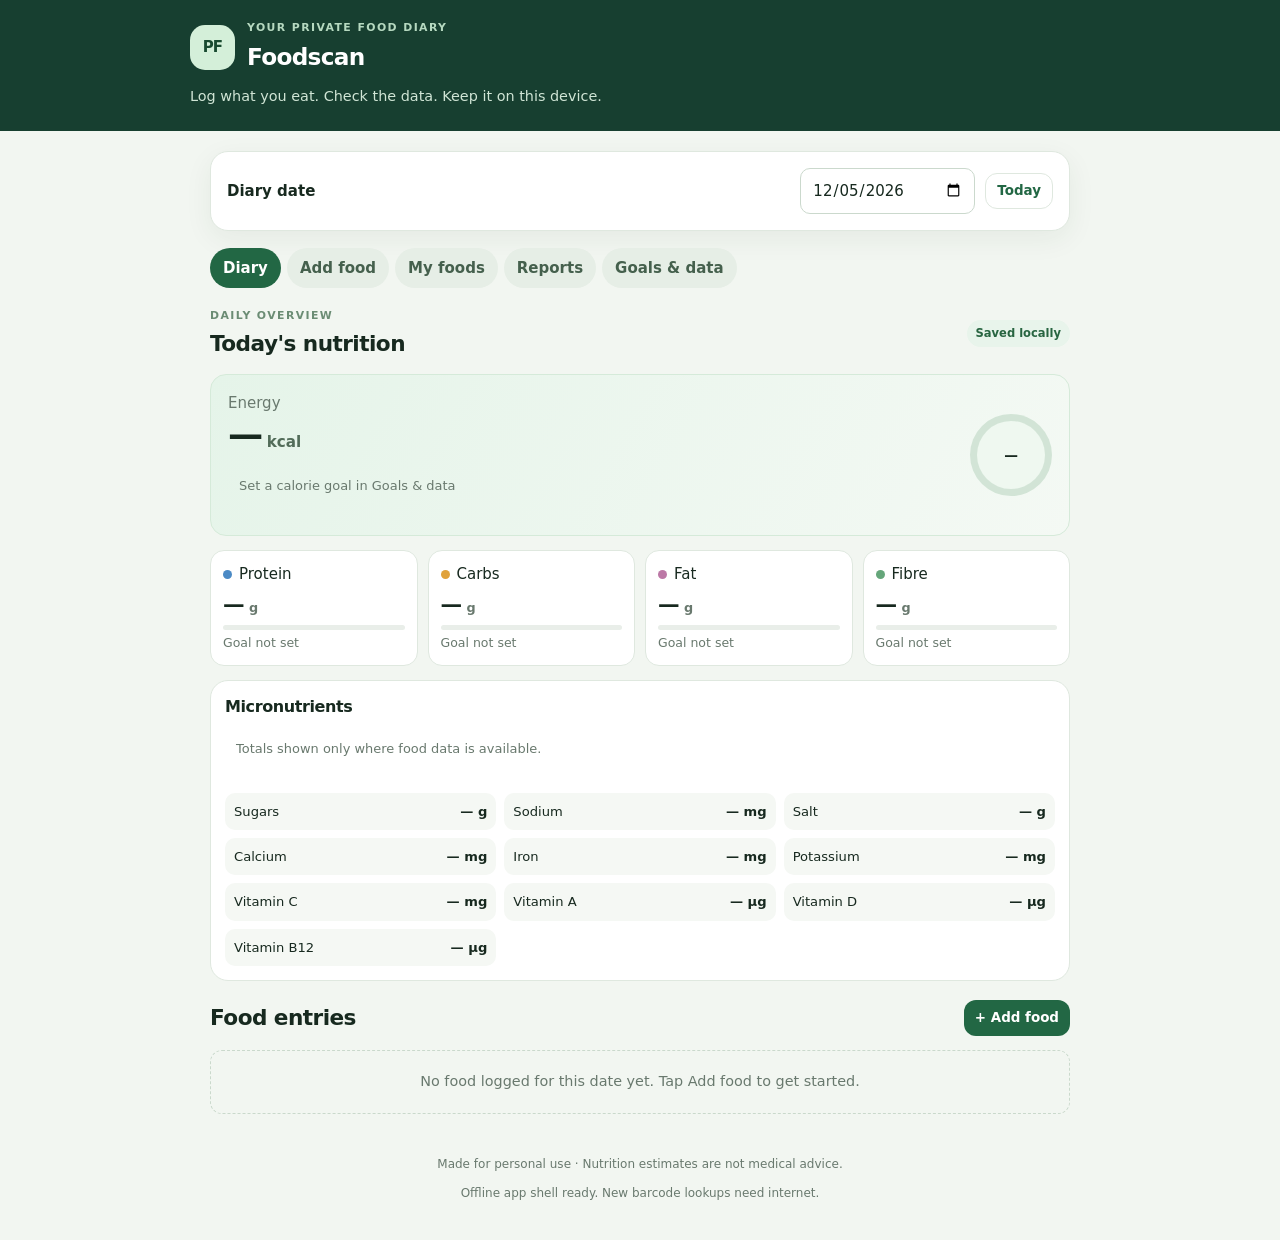
<file: index.html>
<!doctype html>
<html lang="en">
<head>
  <meta charset="utf-8">
  <meta name="viewport" content="width=device-width, initial-scale=1, viewport-fit=cover">
  <meta name="theme-color" content="#173f30">
  <meta name="description" content="A private, local-first food and nutrition diary.">
  <link rel="manifest" href="manifest.json">
  <link rel="icon" href="icon.svg" type="image/svg+xml">
  <link rel="stylesheet" href="styles.css">
  <title>Foodscan</title>
</head>
<body>
<header class="app-header">
  <div class="brand-row"><div class="brand-mark">PF</div><div><p class="eyebrow">YOUR PRIVATE FOOD DIARY</p><h1>Foodscan</h1></div></div>
  <p class="header-note">Log what you eat. Check the data. Keep it on this device.</p>
</header>

<main>
  <section class="card date-card">
    <label for="diaryDate">Diary date</label>
    <input id="diaryDate" type="date">
    <button class="button ghost small" id="todayBtn" type="button">Today</button>
  </section>

  <nav class="tabs" aria-label="App sections">
    <button class="tab active" data-page="diary">Diary</button>
    <button class="tab" data-page="add">Add food</button>
    <button class="tab" data-page="foods">My foods</button>
    <button class="tab" data-page="reports">Reports</button>
    <button class="tab" data-page="settings">Goals & data</button>
  </nav>

  <section class="page active" id="page-diary">
    <div class="section-heading"><div><p class="eyebrow">DAILY OVERVIEW</p><h2>Today's nutrition</h2></div><span class="privacy-pill">Saved locally</span></div>
    <div class="calorie-card">
      <div><span class="muted">Energy</span><div class="big-number"><span id="totalKcal">0</span><small> kcal</small></div><p id="calorieGoalText" class="small muted">Goal not set</p></div>
      <div class="ring" id="calorieRing" aria-label="Calories compared with goal"><span id="caloriePercent">—</span></div>
    </div>
    <div class="macro-grid">
      <div class="macro"><span class="dot protein"></span><span>Protein</span><strong><span id="totalProtein">—</span><small> g</small></strong><div class="bar"><i id="proteinBar"></i></div><small class="muted" id="proteinGoalText">Goal not set</small></div>
      <div class="macro"><span class="dot carbs"></span><span>Carbs</span><strong><span id="totalCarbs">—</span><small> g</small></strong><div class="bar"><i id="carbsBar"></i></div><small class="muted" id="carbsGoalText">Goal not set</small></div>
      <div class="macro"><span class="dot fat"></span><span>Fat</span><strong><span id="totalFat">—</span><small> g</small></strong><div class="bar"><i id="fatBar"></i></div><small class="muted" id="fatGoalText">Goal not set</small></div>
      <div class="macro"><span class="dot fibre"></span><span>Fibre</span><strong><span id="totalFibre">—</span><small> g</small></strong><div class="bar"><i id="fibreBar"></i></div><small class="muted" id="fibreGoalText">Goal not set</small></div>
    </div>
    <div class="card inset">
      <div class="section-heading"><div><h3>Micronutrients</h3><p class="muted small">Totals shown only where food data is available.</p></div></div>
      <div class="micro-grid" id="microTotals"></div>
    </div>
    <div class="section-heading meal-heading"><h2>Food entries</h2><button class="button primary small" data-go="add">+ Add food</button></div>
    <div id="todayEntries" class="entry-list"></div>
  </section>

  <section class="page" id="page-add">
    <p class="eyebrow">FOOD ENTRY</p><h2>Add food</h2>
    <div class="card plate-scanner-card">
      <div class="section-heading"><div><p class="eyebrow">AI MEAL ESTIMATOR</p><h3>Scan food on your plate</h3></div><span class="data-badge estimated">AI estimate</span></div>
      <p class="muted small">Take a photo of your meal or choose one from your phone. AI suggests foods, portions, calories, macros and available micronutrients. Review every ingredient and estimate before saving.</p>
      <label class="field">Meal photo
        <input id="platePhotoInput" type="file" accept="image/*" capture="environment">
      </label>
      <div id="platePhotoPreview" class="plate-photo-preview" hidden></div>
      <div class="button-row">
        <button class="button primary" id="analyzePlateBtn" type="button">Analyse plate photo</button>
        <button class="button secondary" id="clearPlateBtn" type="button">Clear photo</button>
      </div>
      <p id="plateStatus" class="status" role="status" aria-live="polite">AI analysis requires internet and a configured backend.</p>
      <div id="plateResults" class="plate-results" hidden>
        <div class="notice">These are estimates, not measured values. Edit names, grams, macros and available micronutrients per 100 g before confirming. Unknown values remain unavailable.</div>
        <label class="field">Meal name<input id="plateMealName" maxlength="120" value="Scanned meal"></label>
        <div class="form-grid two">
          <label class="field">Meal<select id="plateMealType"><option>Breakfast</option><option>Lunch</option><option selected>Dinner</option><option>Snack</option></select></label>
          <label class="field">Date<input id="plateMealDate" type="date"></label>
        </div>
        <div id="plateIngredientList" class="plate-ingredient-list"></div>
        <div class="plate-total" id="plateTotals"></div>
        <label class="field">Notes / cooking method<input id="plateNotes" maxlength="240" placeholder="e.g. grilled, little oil; AI photo estimate"></label>
        <button class="button primary full" id="confirmPlateBtn" type="button">Confirm and save meal to diary</button>
        <p class="muted small">The meal is not saved until you press Confirm. Saved as one meal entry with editable ingredient details.</p>
      </div>
    </div>

    <div class="card">
      <h3>Scan or search a packaged product</h3>
      <p class="muted small">Barcode lookup needs internet. Compare returned data with your package label before saving.</p>
      <div class="form-row">
        <label class="field grow">Barcode number<input id="barcodeInput" inputmode="numeric" autocomplete="off" placeholder="Scan or type barcode"></label>
        <button class="button primary align-end" id="lookupBtn" type="button">Look up</button>
      </div>
      <div class="button-row">
        <button class="button secondary" id="cameraBtn" type="button">Open barcode camera</button>
        <button class="button ghost" id="stopCameraBtn" type="button" hidden>Stop camera</button>
      </div>
      <div id="cameraReader" class="camera-reader" hidden></div>
      <p id="lookupStatus" class="status" role="status"></p>
      <div id="productPreview" class="product-preview" hidden></div>
    </div>

    <div class="card">
      <div class="section-heading"><h3>Nutrition and portion</h3><span id="dataStatus" class="data-badge unknown">Unverified</span></div>
      <p class="muted small">Enter label values for the basis amount. Missing values stay unknown, not zero. Choose per 100 g, per 100 ml, or per serving as printed on the label.</p>
      <form id="foodForm">
        <label class="field">Food name *<input id="foodName" required maxlength="120" placeholder="e.g. Brown bread"></label>
        <div class="form-grid two">
          <label class="field">Meal<select id="meal"><option>Breakfast</option><option>Lunch</option><option>Dinner</option><option>Snack</option></select></label>
          <label class="field">Amount eaten (g or ml) *<input id="amount" type="number" min="0.01" step="any" value="100" required></label>
        </div>
        <div class="form-grid two">
          <label class="field">Nutrition basis<select id="basisType"><option value="100g">Per 100 g</option><option value="100ml">Per 100 ml</option><option value="serving">Per serving</option></select></label>
          <label class="field" id="basisAmountWrap">Basis amount (g/ml)<input id="basisAmount" type="number" min="0.01" step="any" value="100" required></label>
        </div>
        <div class="nutrition-inputs">
          <label class="field">Energy (kcal)<input id="kcal" type="number" min="0" step="any" placeholder="Unknown"></label>
          <label class="field">Protein (g)<input id="protein" type="number" min="0" step="any" placeholder="Unknown"></label>
          <label class="field">Carbs (g)<input id="carbs" type="number" min="0" step="any" placeholder="Unknown"></label>
          <label class="field">Fat (g)<input id="fat" type="number" min="0" step="any" placeholder="Unknown"></label>
          <label class="field">Fibre (g)<input id="fibre" type="number" min="0" step="any" placeholder="Unknown"></label>
          <label class="field">Sugars (g)<input id="sugars" type="number" min="0" step="any" placeholder="Unknown"></label>
          <label class="field">Sodium (mg)<input id="sodium" type="number" min="0" step="any" placeholder="Unknown"></label>
          <label class="field">Salt (g)<input id="salt" type="number" min="0" step="any" placeholder="Unknown"></label>
          <label class="field">Calcium (mg)<input id="calcium" type="number" min="0" step="any" placeholder="Unknown"></label>
          <label class="field">Iron (mg)<input id="iron" type="number" min="0" step="any" placeholder="Unknown"></label>
          <label class="field">Potassium (mg)<input id="potassium" type="number" min="0" step="any" placeholder="Unknown"></label>
          <label class="field">Vitamin C (mg)<input id="vitaminC" type="number" min="0" step="any" placeholder="Unknown"></label>
          <label class="field">Vitamin A (µg RAE)<input id="vitaminA" type="number" min="0" step="any" placeholder="Unknown"></label>
          <label class="field">Vitamin D (µg)<input id="vitaminD" type="number" min="0" step="any" placeholder="Unknown"></label>
          <label class="field">Vitamin B12 (µg)<input id="vitaminB12" type="number" min="0" step="any" placeholder="Unknown"></label>
        </div>
        <label class="field">Data source / notes<input id="sourceNote" maxlength="200" placeholder="e.g. package label, checked 19 Oct 2026"></label>
        <label class="field">Product photo (optional)<input id="photoInput" type="file" accept="image/*" capture="environment"></label>
        <div id="photoPreview" class="photo-preview" hidden></div>
        <label class="check-row"><input type="checkbox" id="verifiedCheck"> I checked these values against the package or a reliable source.</label>
        <div class="button-row"><button class="button primary" type="submit">Save food to diary</button><button class="button secondary" id="resetFormBtn" type="button">Clear form</button></div>
        <p class="muted small">Values are scaled proportionally to the amount entered. This assumes the food's nutrient density is uniform; mixed dishes and drained/cooked weights may differ.</p>
      </form>
    </div>
  </section>

  <section class="page" id="page-foods">
    <p class="eyebrow">YOUR FOOD LIBRARY</p><h2>My foods & recipes</h2>
    <div class="card">
      <h3>Saved foods</h3><p class="muted small">Save a food entry as a reusable item for faster logging later.</p>
      <div id="savedFoods" class="entry-list"></div>
    </div>
    <div class="card">
      <h3>Create a homemade recipe</h3>
      <p class="muted small">Choose ingredients from your saved foods, enter the grams used, then save the recipe. Totals are only as reliable as the ingredient data you entered.</p>
      <form id="recipeForm">
        <label class="field">Recipe name<input id="recipeName" required maxlength="100" placeholder="e.g. Chicken and rice bowl"></label>
        <label class="field">Number of portions<input id="recipeServings" type="number" min="1" step="1" value="2" required></label>
        <div id="recipeIngredients"></div>
        <button class="button secondary" id="addIngredientBtn" type="button">+ Add ingredient</button>
        <button class="button primary full" type="submit">Save recipe</button>
      </form>
    </div>
    <div class="card"><h3>Saved recipes</h3><div id="savedRecipes" class="entry-list"></div></div>
  </section>

  <section class="page" id="page-reports">
    <p class="eyebrow">PATTERNS, NOT PERFECTION</p><h2>Weekly report</h2>
    <div class="card">
      <div class="section-heading"><div><h3>Last 7 days</h3><p class="muted small">Days with no logged food appear as zero; missing nutrient values are excluded from averages.</p></div><button class="button ghost small" id="exportBtn" type="button">Export CSV</button></div>
      <div class="chart-wrap"><canvas id="weeklyChart" height="220" aria-label="Calories over the last seven days"></canvas></div>
      <div class="report-grid" id="weeklyStats"></div>
    </div>
    <div class="card"><h3>Daily breakdown</h3><div id="dailyBreakdown" class="entry-list"></div></div>
  </section>

  <section class="page" id="page-settings">
    <p class="eyebrow">PERSONAL SETTINGS</p><h2>Goals & data</h2>
    <div class="card">
      <h3>Daily goals</h3><p class="muted small">Goals are personal targets, not medical advice. Leave blank to track without a goal.</p>
      <form id="goalsForm">
        <div class="nutrition-inputs">
          <label class="field">Calories (kcal)<input id="goalKcal" type="number" min="0" step="any" placeholder="No goal"></label>
          <label class="field">Protein (g)<input id="goalProtein" type="number" min="0" step="any" placeholder="No goal"></label>
          <label class="field">Carbs (g)<input id="goalCarbs" type="number" min="0" step="any" placeholder="No goal"></label>
          <label class="field">Fat (g)<input id="goalFat" type="number" min="0" step="any" placeholder="No goal"></label>
          <label class="field">Fibre (g)<input id="goalFibre" type="number" min="0" step="any" placeholder="No goal"></label>
        </div><button class="button primary" type="submit">Save goals</button>
      </form>
    </div>
    <div class="card">
      <h3>Privacy & backup</h3>
      <p class="muted small">Your food diary is stored in this browser on this device using IndexedDB. It is not uploaded to an account. Browser storage can be cleared by your browser or operating system, so export backups regularly.</p>
      <div class="button-row"><button class="button secondary" id="backupBtn" type="button">Download backup JSON</button><label class="button secondary file-button">Restore backup<input id="restoreInput" type="file" accept="application/json" hidden></label></div>
      <p id="backupStatus" class="status" role="status"></p>
    </div>
    <div class="card">
      <h3>Accuracy & data limitations</h3>
      <ul class="plain-list">
        <li>Barcode identifies a product, not the amount eaten.</li>
        <li>Online product records may be missing, outdated or user-submitted.</li>
        <li>Unknown nutrients are shown as “—” and are not silently counted as zero.</li>
        <li>Photos are stored on your device; large images use storage space.</li>
        <li>Offline logging works for foods already entered or saved. New barcode lookups need internet.</li>
      </ul>
      <button class="button danger" id="deleteAllBtn" type="button">Delete all local data</button>
    </div>
  </section>
</main>
<footer><p>Made for personal use · Nutrition estimates are not medical advice.</p><p id="connectionStatus">Checking offline support…</p></footer>
<div id="toast" class="toast" role="status" aria-live="polite"></div>
<script src="app.js"></script>
</body>
</html>
</file>
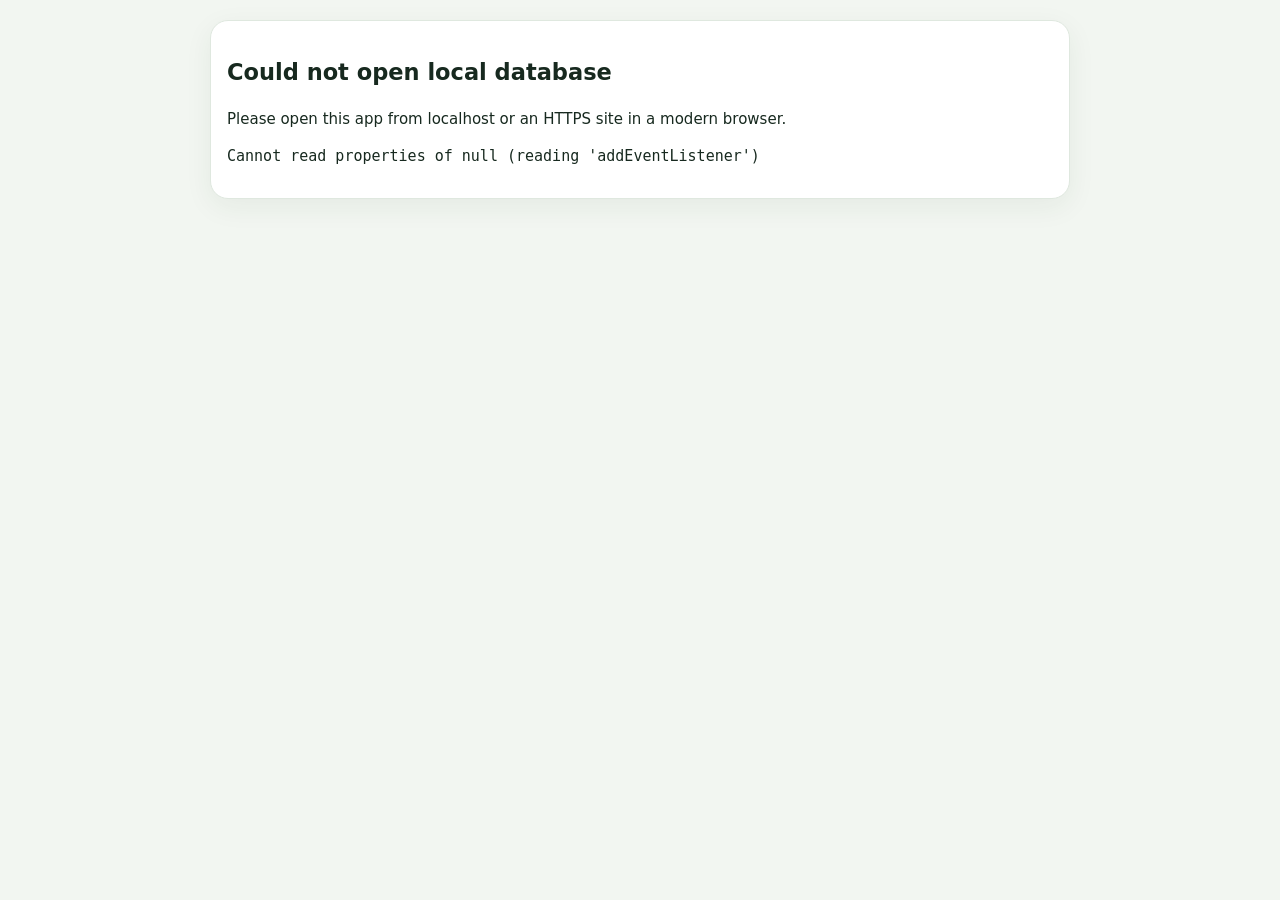
<file: index (1).html>
<!doctype html>
<html lang="en">
<head>
  <meta charset="utf-8">
  <meta name="viewport" content="width=device-width, initial-scale=1, viewport-fit=cover">
  <meta name="theme-color" content="#173f30">
  <meta name="description" content="A private, local-first food and nutrition diary.">
  <link rel="manifest" href="manifest.json">
  <link rel="icon" href="icon.svg" type="image/svg+xml">
  <link rel="stylesheet" href="styles.css">
  <title>Pocket Food Tracker</title>
</head>
<body>
<header class="app-header">
  <div class="brand-row"><div class="brand-mark">PF</div><div><p class="eyebrow">YOUR PRIVATE FOOD DIARY</p><h1>Pocket Food Tracker</h1></div></div>
  <p class="header-note">Log what you eat. Check the data. Keep it on this device.</p>
</header>

<main>
  <section class="card date-card">
    <label for="diaryDate">Diary date</label>
    <input id="diaryDate" type="date">
    <button class="button ghost small" id="todayBtn" type="button">Today</button>
  </section>

  <nav class="tabs" aria-label="App sections">
    <button class="tab active" data-page="diary">Diary</button>
    <button class="tab" data-page="add">Add food</button>
    <button class="tab" data-page="foods">My foods</button>
    <button class="tab" data-page="reports">Reports</button>
    <button class="tab" data-page="settings">Goals & data</button>
  </nav>

  <section class="page active" id="page-diary">
    <div class="section-heading"><div><p class="eyebrow">DAILY OVERVIEW</p><h2>Today's nutrition</h2></div><span class="privacy-pill">Saved locally</span></div>
    <div class="calorie-card">
      <div><span class="muted">Energy</span><div class="big-number"><span id="totalKcal">0</span><small> kcal</small></div><p id="calorieGoalText" class="small muted">Goal not set</p></div>
      <div class="ring" id="calorieRing" aria-label="Calories compared with goal"><span id="caloriePercent">—</span></div>
    </div>
    <div class="macro-grid">
      <div class="macro"><span class="dot protein"></span><span>Protein</span><strong><span id="totalProtein">—</span><small> g</small></strong><div class="bar"><i id="proteinBar"></i></div><small class="muted" id="proteinGoalText">Goal not set</small></div>
      <div class="macro"><span class="dot carbs"></span><span>Carbs</span><strong><span id="totalCarbs">—</span><small> g</small></strong><div class="bar"><i id="carbsBar"></i></div><small class="muted" id="carbsGoalText">Goal not set</small></div>
      <div class="macro"><span class="dot fat"></span><span>Fat</span><strong><span id="totalFat">—</span><small> g</small></strong><div class="bar"><i id="fatBar"></i></div><small class="muted" id="fatGoalText">Goal not set</small></div>
      <div class="macro"><span class="dot fibre"></span><span>Fibre</span><strong><span id="totalFibre">—</span><small> g</small></strong><div class="bar"><i id="fibreBar"></i></div><small class="muted" id="fibreGoalText">Goal not set</small></div>
    </div>
    <div class="card inset">
      <div class="section-heading"><div><h3>Micronutrients</h3><p class="muted small">Totals shown only where food data is available.</p></div></div>
      <div class="micro-grid" id="microTotals"></div>
    </div>
    <div class="section-heading meal-heading"><h2>Food entries</h2><button class="button primary small" data-go="add">+ Add food</button></div>
    <div id="todayEntries" class="entry-list"></div>
  </section>

  <section class="page" id="page-add">
    <p class="eyebrow">FOOD ENTRY</p><h2>Add food</h2>
    <div class="card">
      <h3>Scan or search a packaged product</h3>
      <p class="muted small">Barcode lookup needs internet. Compare returned data with your package label before saving.</p>
      <div class="form-row">
        <label class="field grow">Barcode number<input id="barcodeInput" inputmode="numeric" autocomplete="off" placeholder="Scan or type barcode"></label>
        <button class="button primary align-end" id="lookupBtn" type="button">Look up</button>
      </div>
      <div class="button-row">
        <button class="button secondary" id="cameraBtn" type="button">Open barcode camera</button>
        <button class="button ghost" id="stopCameraBtn" type="button" hidden>Stop camera</button>
      </div>
      <div id="cameraReader" class="camera-reader" hidden></div>
      <p id="lookupStatus" class="status" role="status"></p>
      <div id="productPreview" class="product-preview" hidden></div>
    </div>

    <div class="card">
      <div class="section-heading"><h3>Nutrition and portion</h3><span id="dataStatus" class="data-badge unknown">Unverified</span></div>
      <p class="muted small">Enter label values for the basis amount. Missing values stay unknown, not zero. Choose per 100 g, per 100 ml, or per serving as printed on the label.</p>
      <form id="foodForm">
        <label class="field">Food name *<input id="foodName" required maxlength="120" placeholder="e.g. Brown bread"></label>
        <div class="form-grid two">
          <label class="field">Meal<select id="meal"><option>Breakfast</option><option>Lunch</option><option>Dinner</option><option>Snack</option></select></label>
          <label class="field">Amount eaten (g or ml) *<input id="amount" type="number" min="0.01" step="any" value="100" required></label>
        </div>
        <div class="form-grid two">
          <label class="field">Nutrition basis<select id="basisType"><option value="100g">Per 100 g</option><option value="100ml">Per 100 ml</option><option value="serving">Per serving</option></select></label>
          <label class="field" id="basisAmountWrap">Basis amount (g/ml)<input id="basisAmount" type="number" min="0.01" step="any" value="100" required></label>
        </div>
        <div class="nutrition-inputs">
          <label class="field">Energy (kcal)<input id="kcal" type="number" min="0" step="any" placeholder="Unknown"></label>
          <label class="field">Protein (g)<input id="protein" type="number" min="0" step="any" placeholder="Unknown"></label>
          <label class="field">Carbs (g)<input id="carbs" type="number" min="0" step="any" placeholder="Unknown"></label>
          <label class="field">Fat (g)<input id="fat" type="number" min="0" step="any" placeholder="Unknown"></label>
          <label class="field">Fibre (g)<input id="fibre" type="number" min="0" step="any" placeholder="Unknown"></label>
          <label class="field">Sugars (g)<input id="sugars" type="number" min="0" step="any" placeholder="Unknown"></label>
          <label class="field">Sodium (mg)<input id="sodium" type="number" min="0" step="any" placeholder="Unknown"></label>
          <label class="field">Salt (g)<input id="salt" type="number" min="0" step="any" placeholder="Unknown"></label>
          <label class="field">Calcium (mg)<input id="calcium" type="number" min="0" step="any" placeholder="Unknown"></label>
          <label class="field">Iron (mg)<input id="iron" type="number" min="0" step="any" placeholder="Unknown"></label>
          <label class="field">Potassium (mg)<input id="potassium" type="number" min="0" step="any" placeholder="Unknown"></label>
          <label class="field">Vitamin C (mg)<input id="vitaminC" type="number" min="0" step="any" placeholder="Unknown"></label>
          <label class="field">Vitamin A (µg RAE)<input id="vitaminA" type="number" min="0" step="any" placeholder="Unknown"></label>
          <label class="field">Vitamin D (µg)<input id="vitaminD" type="number" min="0" step="any" placeholder="Unknown"></label>
          <label class="field">Vitamin B12 (µg)<input id="vitaminB12" type="number" min="0" step="any" placeholder="Unknown"></label>
        </div>
        <label class="field">Data source / notes<input id="sourceNote" maxlength="200" placeholder="e.g. package label, checked 19 Oct 2026"></label>
        <label class="field">Product photo (optional)<input id="photoInput" type="file" accept="image/*" capture="environment"></label>
        <div id="photoPreview" class="photo-preview" hidden></div>
        <label class="check-row"><input type="checkbox" id="verifiedCheck"> I checked these values against the package or a reliable source.</label>
        <div class="button-row"><button class="button primary" type="submit">Save food to diary</button><button class="button secondary" id="resetFormBtn" type="button">Clear form</button></div>
        <p class="muted small">Values are scaled proportionally to the amount entered. This assumes the food's nutrient density is uniform; mixed dishes and drained/cooked weights may differ.</p>
      </form>
    </div>
  </section>

  <section class="page" id="page-foods">
    <p class="eyebrow">YOUR FOOD LIBRARY</p><h2>My foods & recipes</h2>
    <div class="card">
      <h3>Saved foods</h3><p class="muted small">Save a food entry as a reusable item for faster logging later.</p>
      <div id="savedFoods" class="entry-list"></div>
    </div>
    <div class="card">
      <h3>Create a homemade recipe</h3>
      <p class="muted small">Choose ingredients from your saved foods, enter the grams used, then save the recipe. Totals are only as reliable as the ingredient data you entered.</p>
      <form id="recipeForm">
        <label class="field">Recipe name<input id="recipeName" required maxlength="100" placeholder="e.g. Chicken and rice bowl"></label>
        <label class="field">Number of portions<input id="recipeServings" type="number" min="1" step="1" value="2" required></label>
        <div id="recipeIngredients"></div>
        <button class="button secondary" id="addIngredientBtn" type="button">+ Add ingredient</button>
        <button class="button primary full" type="submit">Save recipe</button>
      </form>
    </div>
    <div class="card"><h3>Saved recipes</h3><div id="savedRecipes" class="entry-list"></div></div>
  </section>

  <section class="page" id="page-reports">
    <p class="eyebrow">PATTERNS, NOT PERFECTION</p><h2>Weekly report</h2>
    <div class="card">
      <div class="section-heading"><div><h3>Last 7 days</h3><p class="muted small">Days with no logged food appear as zero; missing nutrient values are excluded from averages.</p></div><button class="button ghost small" id="exportBtn" type="button">Export CSV</button></div>
      <div class="chart-wrap"><canvas id="weeklyChart" height="220" aria-label="Calories over the last seven days"></canvas></div>
      <div class="report-grid" id="weeklyStats"></div>
    </div>
    <div class="card"><h3>Daily breakdown</h3><div id="dailyBreakdown" class="entry-list"></div></div>
  </section>

  <section class="page" id="page-settings">
    <p class="eyebrow">PERSONAL SETTINGS</p><h2>Goals & data</h2>
    <div class="card">
      <h3>Daily goals</h3><p class="muted small">Goals are personal targets, not medical advice. Leave blank to track without a goal.</p>
      <form id="goalsForm">
        <div class="nutrition-inputs">
          <label class="field">Calories (kcal)<input id="goalKcal" type="number" min="0" step="any" placeholder="No goal"></label>
          <label class="field">Protein (g)<input id="goalProtein" type="number" min="0" step="any" placeholder="No goal"></label>
          <label class="field">Carbs (g)<input id="goalCarbs" type="number" min="0" step="any" placeholder="No goal"></label>
          <label class="field">Fat (g)<input id="goalFat" type="number" min="0" step="any" placeholder="No goal"></label>
          <label class="field">Fibre (g)<input id="goalFibre" type="number" min="0" step="any" placeholder="No goal"></label>
        </div><button class="button primary" type="submit">Save goals</button>
      </form>
    </div>
    <div class="card">
      <h3>Privacy & backup</h3>
      <p class="muted small">Your food diary is stored in this browser on this device using IndexedDB. It is not uploaded to an account. Browser storage can be cleared by your browser or operating system, so export backups regularly.</p>
      <div class="button-row"><button class="button secondary" id="backupBtn" type="button">Download backup JSON</button><label class="button secondary file-button">Restore backup<input id="restoreInput" type="file" accept="application/json" hidden></label></div>
      <p id="backupStatus" class="status" role="status"></p>
    </div>
    <div class="card">
      <h3>Accuracy & data limitations</h3>
      <ul class="plain-list">
        <li>Barcode identifies a product, not the amount eaten.</li>
        <li>Online product records may be missing, outdated or user-submitted.</li>
        <li>Unknown nutrients are shown as “—” and are not silently counted as zero.</li>
        <li>Photos are stored on your device; large images use storage space.</li>
        <li>Offline logging works for foods already entered or saved. New barcode lookups need internet.</li>
      </ul>
      <button class="button danger" id="deleteAllBtn" type="button">Delete all local data</button>
    </div>
  </section>
</main>
<footer><p>Made for personal use · Nutrition estimates are not medical advice.</p><p id="connectionStatus">Checking offline support…</p></footer>
<div id="toast" class="toast" role="status" aria-live="polite"></div>
<script src="app.js"></script>
</body>
</html>
</file>
<file: styles.css>
:root{--bg:#f2f6f1;--card:#fff;--ink:#17291f;--muted:#69796e;--line:#dfe8df;--green:#226744;--green-dark:#173f30;--pale:#e8f4eb;--red:#a23e32;--shadow:0 8px 28px #183b2410}*{box-sizing:border-box}html{scroll-behavior:smooth}body{margin:0;background:var(--bg);color:var(--ink);font:15px/1.48 system-ui,-apple-system,BlinkMacSystemFont,"Segoe UI",sans-serif;padding-bottom:env(safe-area-inset-bottom)}button,input,select{font:inherit}button,.button{min-height:44px;cursor:pointer;border:0;border-radius:12px;padding:11px 15px;font-weight:700;display:inline-flex;align-items:center;justify-content:center;text-decoration:none}button:focus-visible,input:focus-visible,select:focus-visible{outline:3px solid #8ecba1;outline-offset:2px}.primary{background:var(--green);color:#fff}.secondary{background:#e9f0e9;color:#244b34}.ghost{background:transparent;color:var(--green);border:1px solid var(--line)}.danger{background:#fff0ed;color:var(--red)}.small{min-height:36px;padding:7px 11px;font-size:.84rem}.full{width:100%;margin-top:12px}.app-header{padding:calc(20px + env(safe-area-inset-top)) 18px 23px;background:var(--green-dark);color:white}.brand-row{display:flex;align-items:center;gap:12px;max-width:900px;margin:auto}.brand-mark{width:45px;height:45px;border-radius:15px;background:#d4efd9;color:#194a30;display:grid;place-items:center;font-weight:900;letter-spacing:-.06em}.eyebrow{font-size:.68rem;font-weight:800;letter-spacing:.13em;color:#6b8c74;margin:0 0 4px}.app-header .eyebrow{color:#b6d9c0}.app-header h1{font-size:1.45rem;margin:0;letter-spacing:-.03em}.header-note{max-width:900px;margin:12px auto 0;color:#d0e5d5;font-size:.9rem}main{max-width:900px;margin:0 auto;padding:14px;display:grid;gap:14px}.card{background:var(--card);border:1px solid var(--line);border-radius:18px;padding:16px;box-shadow:var(--shadow)}.date-card{display:flex;align-items:center;gap:10px}.date-card label{font-weight:700}.date-card input{max-width:175px;margin-left:auto}.tabs{display:flex;gap:6px;overflow-x:auto;padding:3px 0 6px;scrollbar-width:thin}.tab{white-space:nowrap;min-height:40px;background:#e6eee6;color:#45604d;padding:8px 13px;border-radius:999px}.tab.active{background:var(--green);color:white}.page{display:none;gap:14px}.page.active{display:grid}.section-heading{display:flex;align-items:center;justify-content:space-between;gap:10px;flex-wrap:wrap}.section-heading h2,.section-heading h3,h2,h3{margin:0;letter-spacing:-.025em}h2{font-size:1.35rem;margin-bottom:10px}h3{font-size:1rem}.section-heading h2{margin:0}.muted{color:var(--muted)}.small.muted,.muted.small{font-size:.81rem}.privacy-pill,.data-badge{font-size:.72rem;border-radius:999px;padding:5px 9px;background:#e8f4eb;color:#286541;font-weight:750}.calorie-card{background:linear-gradient(120deg,#e5f4e9,#f4f9f4);border:1px solid #d5ead9;border-radius:16px;padding:17px;display:flex;align-items:center;justify-content:space-between;gap:15px}.big-number{font-size:2.2rem;font-weight:850;line-height:1.2;letter-spacing:-.05em}.big-number small{font-size:.95rem;letter-spacing:0;color:#526c59}.ring{width:82px;height:82px;flex-shrink:0;border-radius:50%;display:grid;place-items:center;background:conic-gradient(var(--green) 0deg,#d2e4d6 0deg);position:relative}.ring:before{content:"";position:absolute;inset:7px;border-radius:50%;background:#eff8f0}.ring span{position:relative;font-size:.86rem;font-weight:800}.macro-grid{display:grid;grid-template-columns:repeat(2,minmax(0,1fr));gap:10px}.macro{background:#fff;border:1px solid var(--line);border-radius:14px;padding:12px;display:grid;grid-template-columns:auto 1fr;gap:4px 7px;align-items:center}.macro strong,.macro .bar,.macro>small{grid-column:1/-1}.macro strong{font-size:1.35rem}.macro strong small{font-size:.8rem;color:var(--muted)}.dot{width:9px;height:9px;border-radius:50%;display:inline-block}.protein{background:#4b8ac5}.carbs{background:#e0a23b}.fat{background:#bc78a6}.fibre{background:#65a67a}.bar{height:5px;border-radius:99px;background:#e9eee9;overflow:hidden}.bar i{display:block;height:100%;width:0;background:var(--green);border-radius:99px}.inset{padding:14px;box-shadow:none}.micro-grid{display:grid;grid-template-columns:repeat(2,minmax(0,1fr));gap:8px;margin-top:12px}.micro-item{padding:9px;background:#f5f8f4;border-radius:10px;display:flex;justify-content:space-between;gap:8px;font-size:.82rem}.meal-heading{margin-top:5px}.entry-list{display:grid;gap:9px}.entry{display:grid;grid-template-columns:44px 1fr auto;gap:10px;align-items:center;background:#fff;border:1px solid var(--line);padding:10px;border-radius:13px}.thumb{width:44px;height:44px;border-radius:10px;object-fit:cover;background:#eaf0e9}.thumb.placeholder{display:grid;place-items:center;font-size:1.15rem}.entry-title{font-weight:750;overflow-wrap:anywhere}.entry-meta{font-size:.77rem;color:var(--muted)}.entry-nutrition{text-align:right;font-size:.84rem;font-weight:750;white-space:nowrap}.entry-actions{display:flex;gap:5px;justify-content:flex-end;margin-top:5px}.entry-actions button{min-height:30px;padding:4px 7px;font-size:.72rem}.empty{padding:20px 12px;text-align:center;border:1px dashed #cad9cc;border-radius:12px;color:var(--muted);font-size:.9rem}.field{display:grid;gap:6px;font-size:.83rem;font-weight:700;color:#415a49;min-width:0}.field input,.field select,.date-card input{width:100%;min-height:44px;padding:10px 11px;border:1px solid #cbd9cd;border-radius:10px;background:#fff;color:var(--ink)}.form-row{display:flex;gap:9px;align-items:end}.grow{flex:1}.align-end{flex-shrink:0}.form-grid{display:grid;gap:10px;margin-top:10px}.form-grid.two{grid-template-columns:repeat(2,minmax(0,1fr))}.nutrition-inputs{display:grid;grid-template-columns:repeat(2,minmax(0,1fr));gap:10px;margin:12px 0}.button-row{display:flex;gap:8px;flex-wrap:wrap;margin-top:12px}.check-row{display:flex;gap:9px;align-items:flex-start;font-size:.83rem;color:#40594a;margin:13px 0}.check-row input{width:18px;height:18px;flex-shrink:0}.status{font-size:.82rem;color:var(--muted);margin:8px 0 0;overflow-wrap:anywhere}.data-badge.verified{background:#e2f4e8;color:#17653b}.data-badge.estimated{background:#fff3d9;color:#805a11}.data-badge.unknown{background:#edf0ed;color:#5c6a5f}.notice{background:#fff6dc;color:#6d571d;border-radius:11px;padding:11px;font-size:.82rem}.camera-reader{margin-top:12px;max-width:100%;overflow:hidden;border-radius:12px}.camera-reader video{width:100%;border-radius:12px}.product-preview{display:flex;align-items:center;gap:12px;margin-top:12px;padding:10px;border-radius:12px;background:#f3f7f2}.product-preview img{width:65px;height:65px;object-fit:contain;background:white;border-radius:8px}.product-preview strong{display:block}.photo-preview img{max-width:120px;max-height:120px;border-radius:12px;object-fit:cover;margin-top:8px}.plain-list{padding-left:20px;color:var(--muted);font-size:.85rem}.plain-list li{margin:8px 0}.file-button{position:relative}.chart-wrap{height:245px;margin-top:12px;position:relative}.chart-wrap canvas{width:100%;height:100%;display:block}.report-grid{display:grid;grid-template-columns:repeat(2,minmax(0,1fr));gap:8px;margin-top:12px}.report-stat{padding:11px;background:#f3f7f2;border-radius:12px}.report-stat small{display:block;color:var(--muted)}.report-stat strong{font-size:1.1rem}.ingredient-row{display:grid;grid-template-columns:1fr 90px 40px;gap:7px;align-items:end;margin:10px 0}.ingredient-row select,.ingredient-row input{width:100%;min-width:0;min-height:43px;border:1px solid #cbd9cd;border-radius:9px;padding:8px;background:white}.ingredient-row button{padding:6px;min-height:43px}.recipe-summary{background:#f0f7f0;padding:10px;border-radius:10px;font-size:.84rem;margin:10px 0}footer{text-align:center;padding:10px 18px 25px;color:var(--muted);font-size:.75rem}.toast{position:fixed;left:14px;right:14px;bottom:calc(15px + env(safe-area-inset-bottom));max-width:500px;margin:auto;padding:13px 16px;background:#183d2b;color:white;border-radius:13px;box-shadow:0 8px 28px #0003;opacity:0;transform:translateY(12px);pointer-events:none;transition:.2s;z-index:100}.toast.show{opacity:1;transform:translateY(0)}[hidden]{display:none!important}@media(min-width:700px){main{padding:20px}.macro-grid{grid-template-columns:repeat(4,minmax(0,1fr))}.micro-grid{grid-template-columns:repeat(3,minmax(0,1fr))}.nutrition-inputs{grid-template-columns:repeat(3,minmax(0,1fr))}.report-grid{grid-template-columns:repeat(4,minmax(0,1fr))}}@media(max-width:390px){.app-header h1{font-size:1.25rem}.card{padding:13px}.entry{grid-template-columns:38px 1fr auto;gap:8px;padding:8px}.thumb{width:38px;height:38px}.entry-nutrition{font-size:.78rem}.form-row{align-items:stretch;flex-direction:column}.align-end{width:100%}.date-card input{max-width:145px}.micro-grid{grid-template-columns:1fr}}
/* AI plate scanner */
.plate-photo-preview{margin-top:12px}.plate-photo-preview img{display:block;width:100%;max-height:320px;object-fit:contain;background:#f3f7f2;border-radius:14px}.plate-results{display:grid;gap:12px;margin-top:14px}.plate-ingredient-list{display:grid;gap:10px}.plate-ingredient{border:1px solid var(--line);border-radius:13px;padding:12px;background:#fbfdfb;min-width:0}.plate-ingredient-heading{display:flex;align-items:center;justify-content:space-between;gap:10px;margin-bottom:10px}.plate-edit-grid{display:grid;grid-template-columns:repeat(2,minmax(0,1fr));gap:9px}.plate-edit-grid .field{font-size:.75rem}.plate-edit-grid input{min-width:0;width:100%;min-height:42px;padding:8px;border:1px solid #cbd9cd;border-radius:9px;background:#fff;color:var(--ink)}.plate-total{padding:13px;border-radius:12px;background:#eff7ef}.plate-total-grid{display:grid;grid-template-columns:repeat(2,minmax(0,1fr));gap:8px;margin-top:9px;font-size:.83rem}.plate-total-grid span{display:flex;justify-content:space-between;gap:7px}.plate-total-grid b{white-space:nowrap}.plate-scanner-card .button:disabled{opacity:.6;cursor:wait}@media(min-width:700px){.plate-edit-grid{grid-template-columns:repeat(3,minmax(0,1fr))}}

/* Plate scanner nutrient breakdown */
.plate-total-section{margin-top:12px}.plate-total-section h4{font-size:.86rem;margin:0 0 7px;color:var(--green-dark)}.plate-total-grid span{align-items:flex-start}.plate-total-grid b{text-align:right;overflow-wrap:anywhere}
</file>
